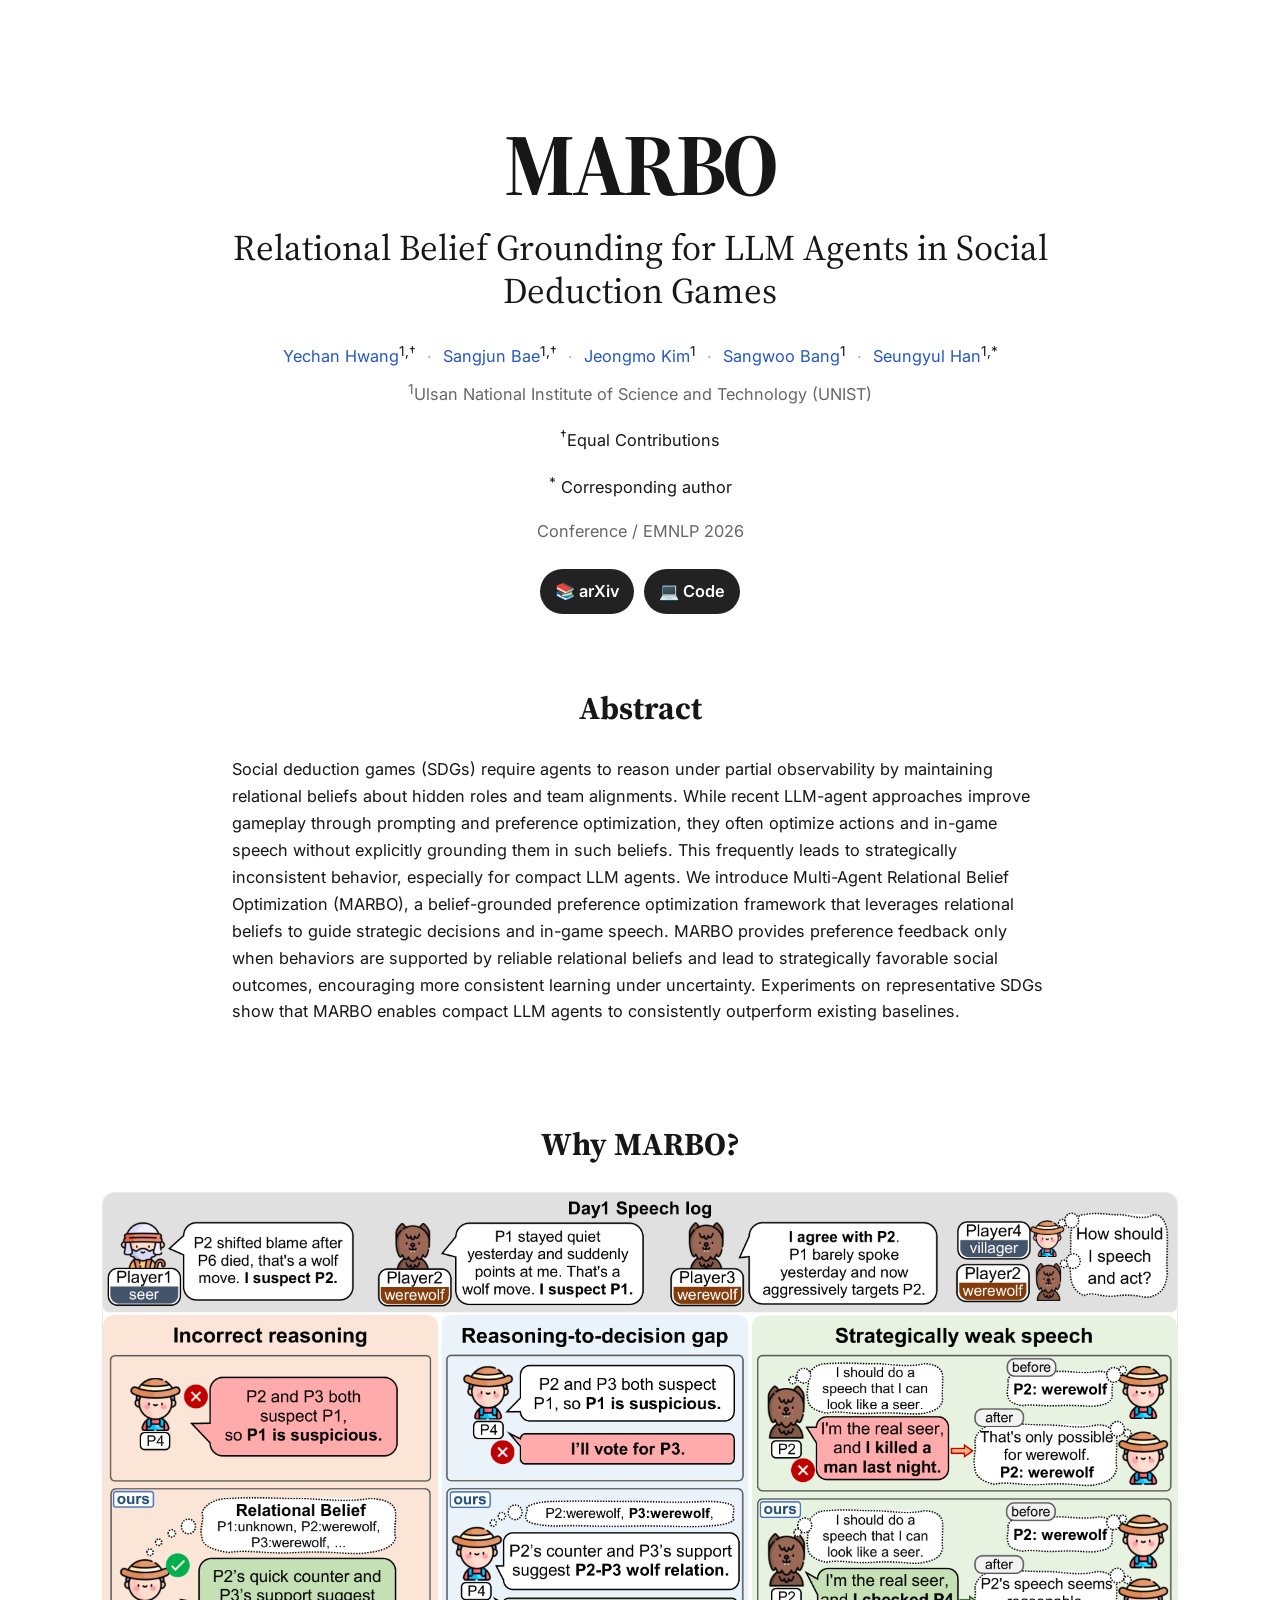
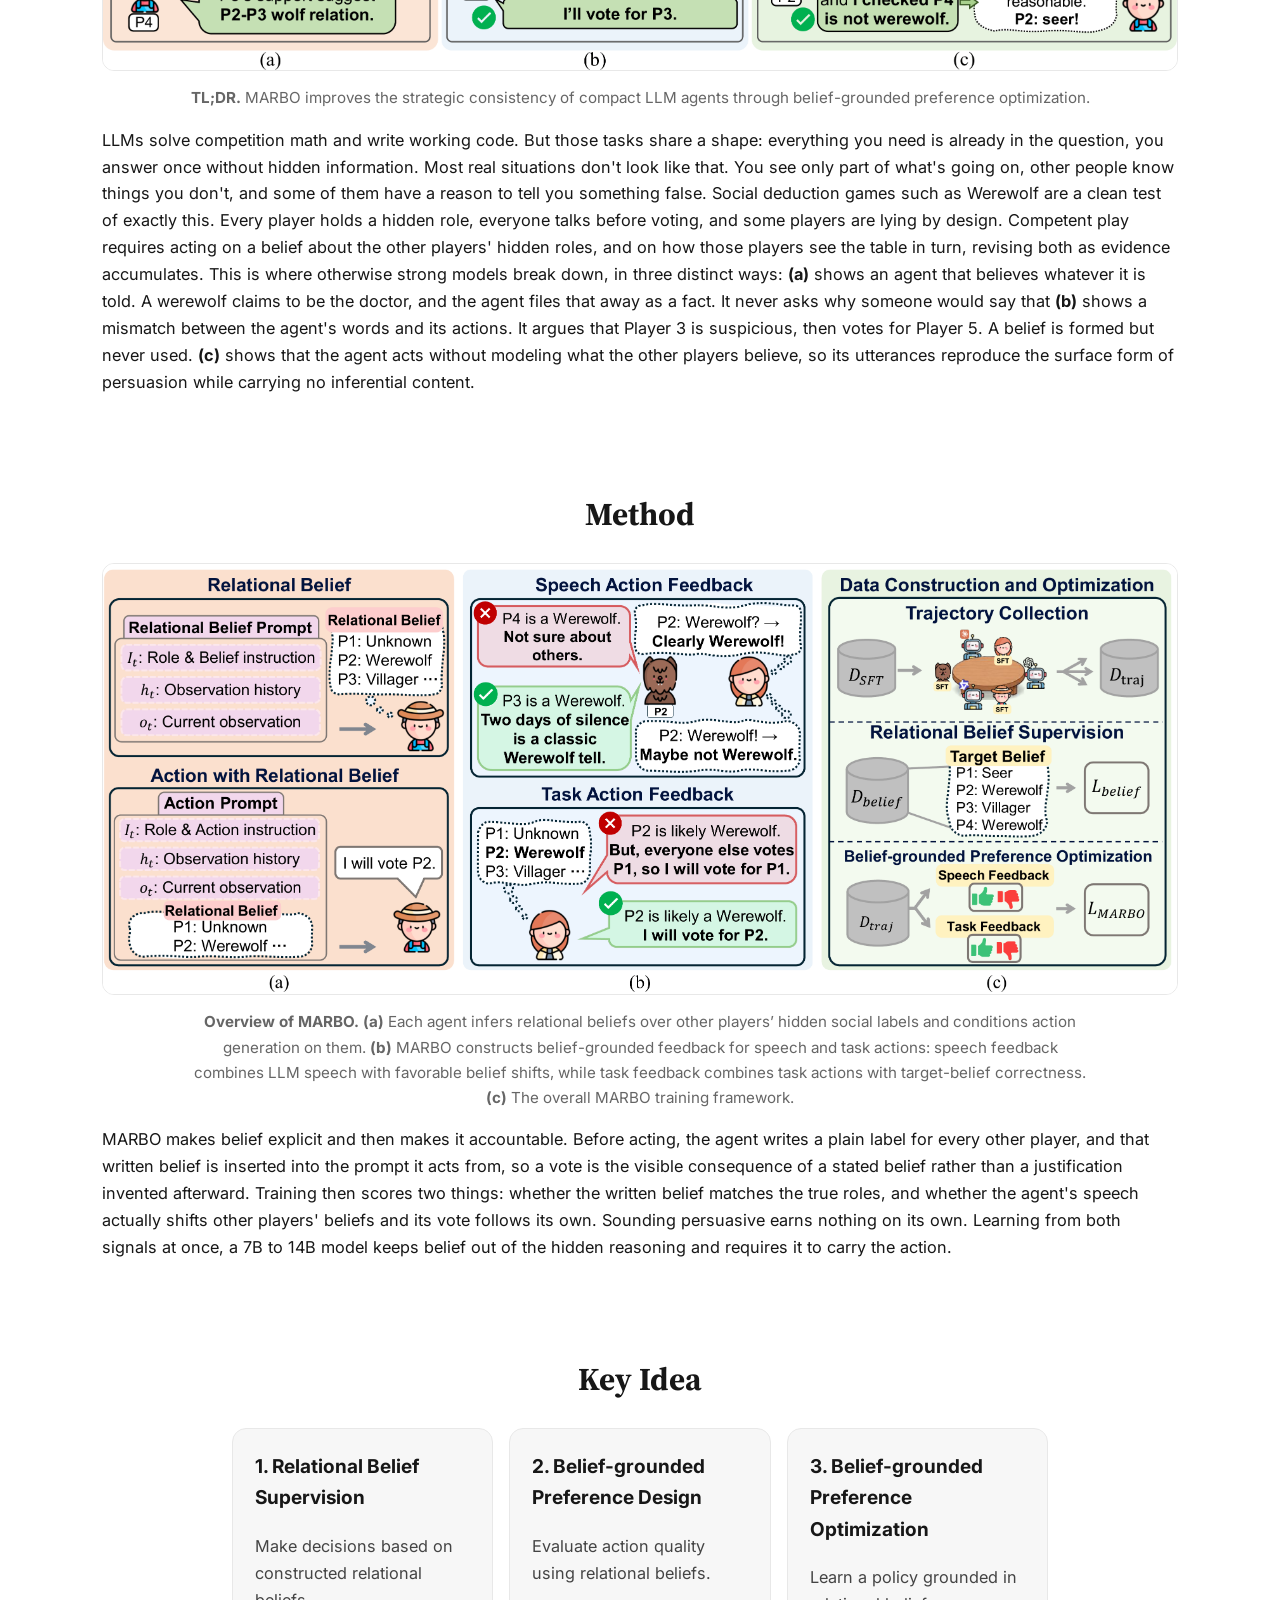
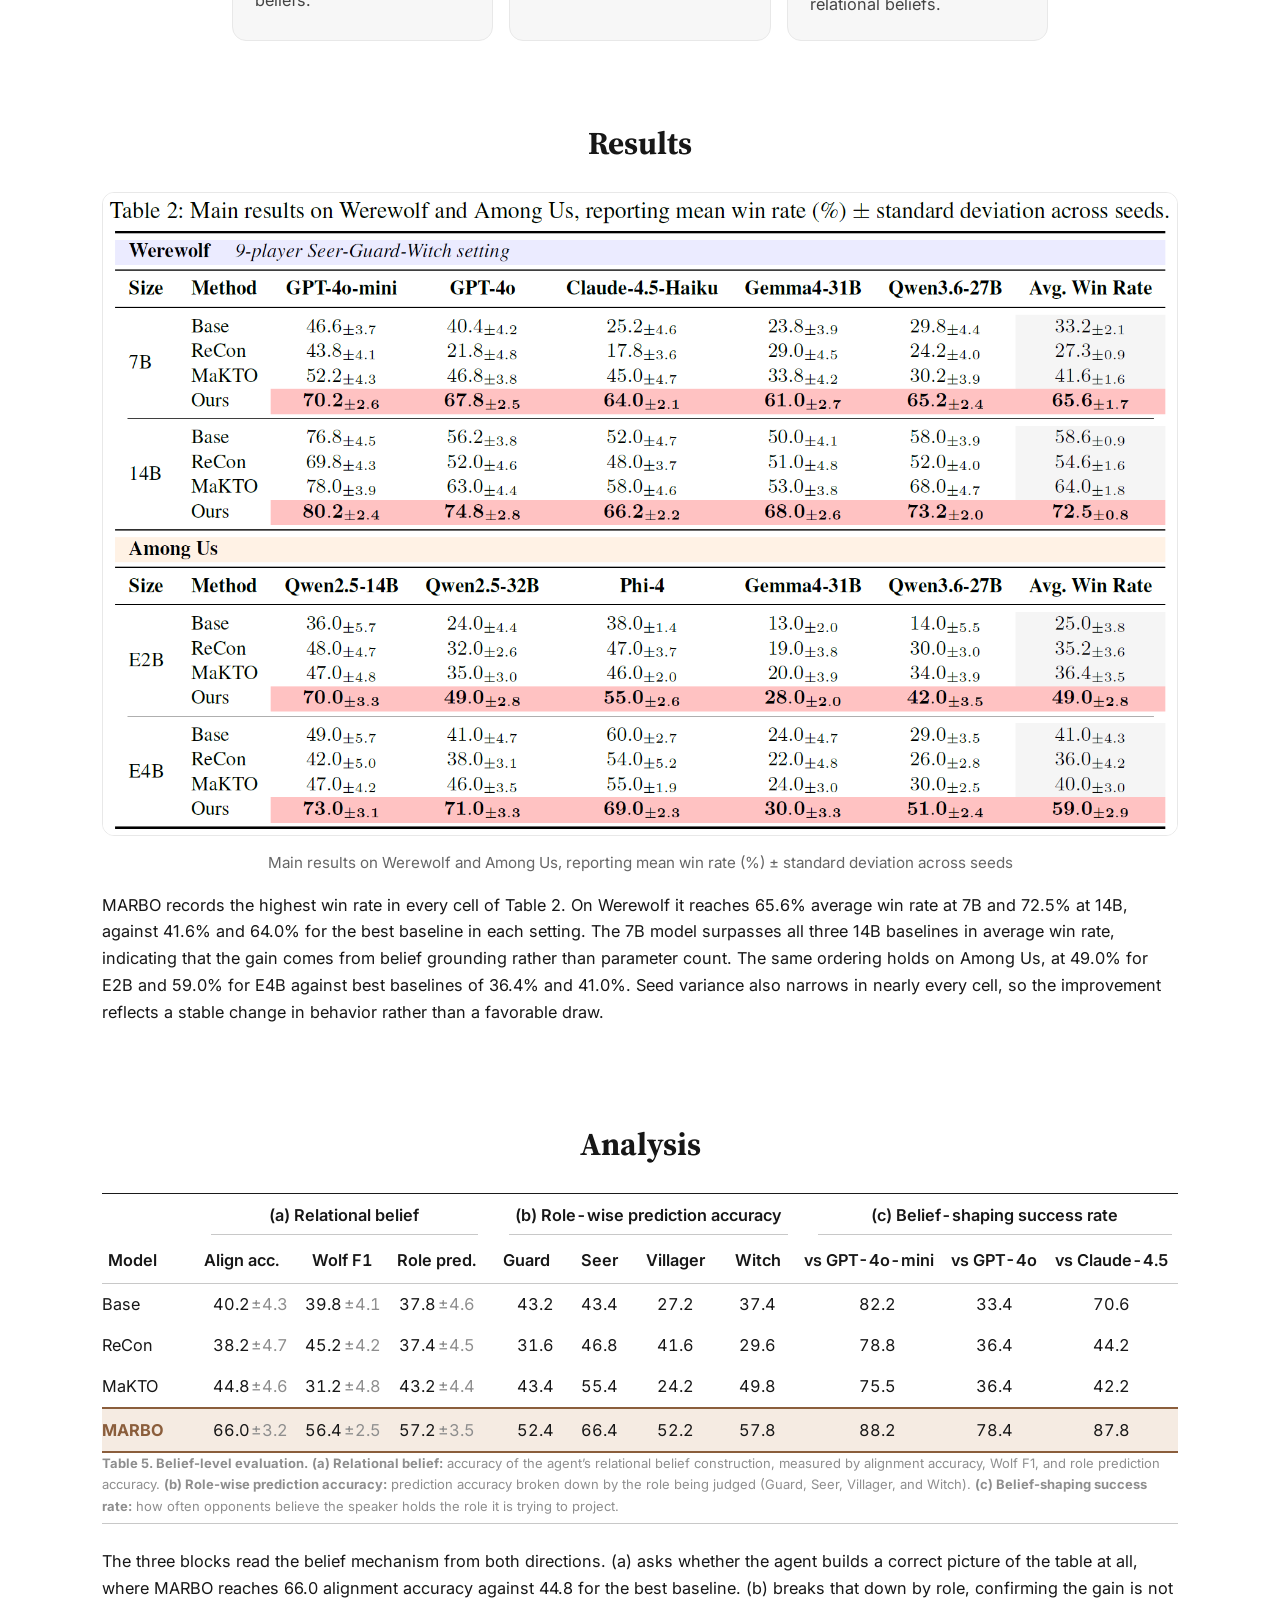
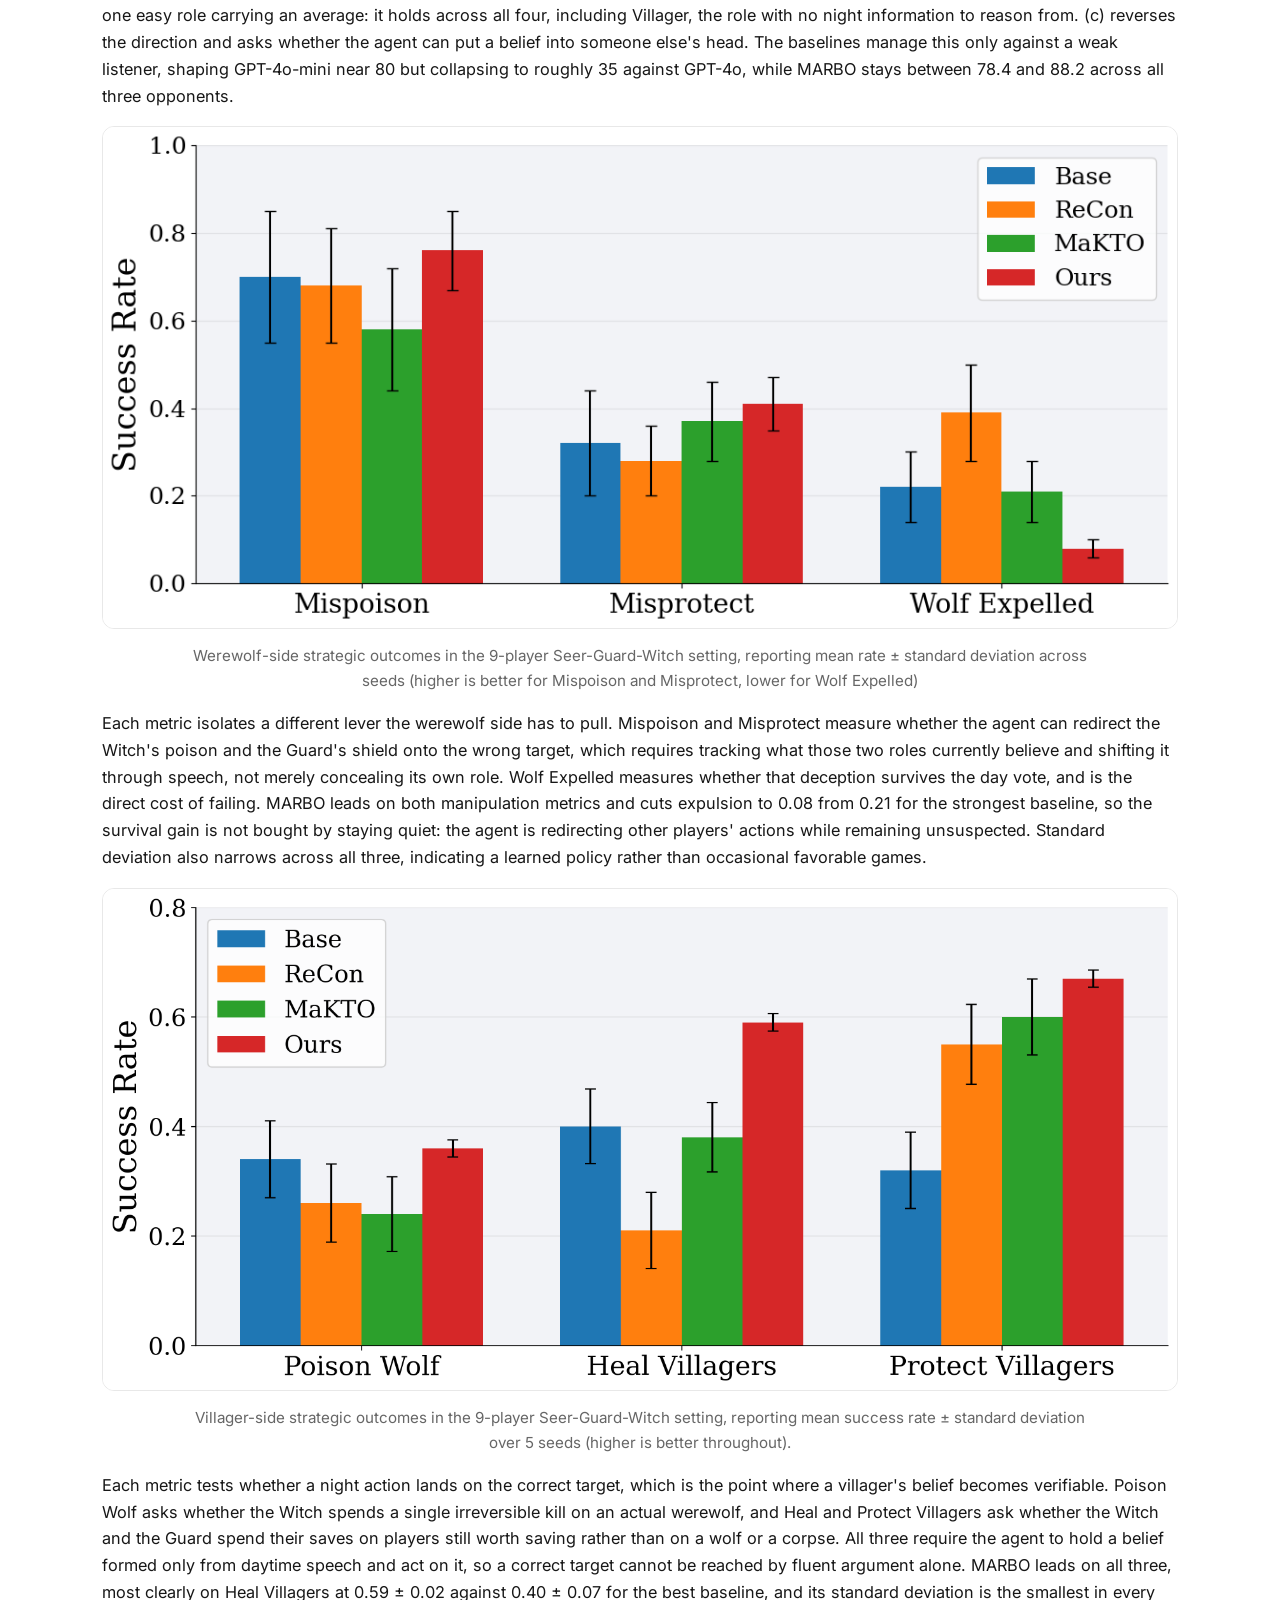
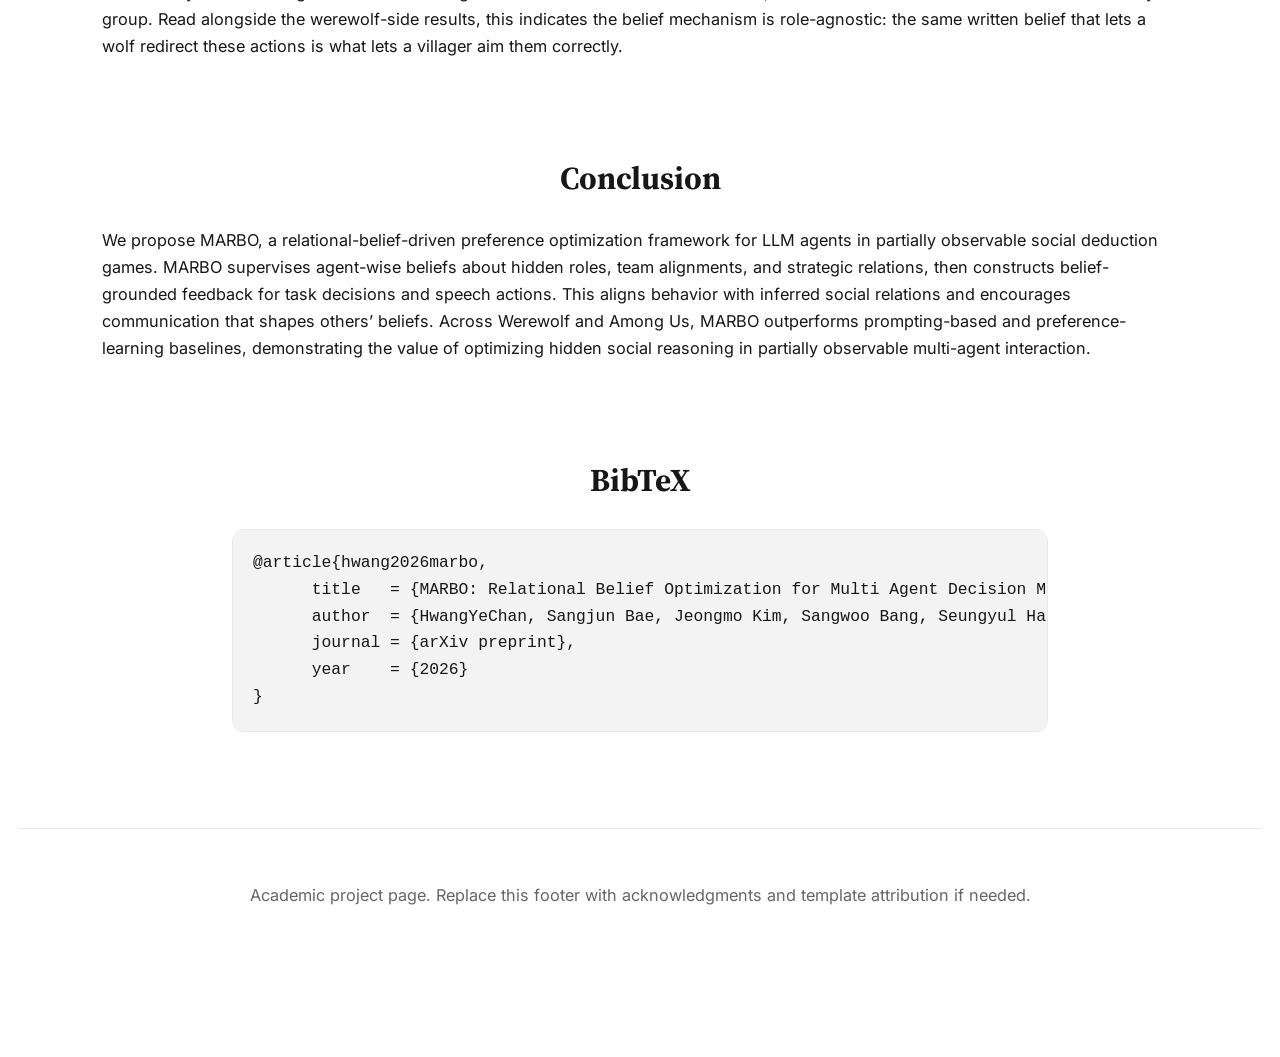
<file: index.html>
<!DOCTYPE html>
<html lang="en">
<head>
  <meta charset="utf-8">
  <meta name="viewport" content="width=device-width, initial-scale=1">

  <!-- TODO: Replace title and description -->
  <title>MARBO | Project Page</title>
  <meta name="description" content="Project page for MARBO, a research paper on relational belief modeling for multi agent decision making.">

  <!-- Social preview -->
  <meta property="og:title" content="MARBO">
  <meta property="og:description" content="Relational belief modeling for multi agent decision making.">
  <meta property="og:image" content="static/images/teaser.svg">

  <link rel="preconnect" href="https://fonts.googleapis.com">
  <link rel="preconnect" href="https://fonts.gstatic.com" crossorigin>
  <link href="https://fonts.googleapis.com/css2?family=Inter:wght@400;500;600;700&family=Source+Serif+4:wght@500;600&display=swap" rel="stylesheet">
  <link rel="stylesheet" href="static/css/index.css">
</head>
<body>
  <main>
    <section class="hero">
      <div class="container narrow center">
        <!-- TODO: Replace paper title -->
        <h1>MARBO</h1>
        <p class="subtitle">Relational Belief Grounding for LLM Agents in Social Deduction Games</p>

        <!-- TODO: Replace authors, links, affiliation -->
        <div class="authors">
          <a href="#">Yechan Hwang</a><sup>1,†</sup>
          <span>·</span>
          <a href="#">Sangjun Bae</a><sup>1,†</sup>
          <span>·</span>
          <a href="#">Jeongmo Kim</a><sup>1</sup>
          <span>·</span>
          <a href="#">Sangwoo Bang</a><sup>1</sup>
          <span>·</span>
          <a href="#">Seungyul Han</a><sup>1,*</sup>
        </div>
        <p class="affiliation"><sup>1</sup>Ulsan National Institute of Science and Technology (UNIST)</p>
        <p class="Firth author"><sup>†</sup>Equal Contributions</p>
        <p class="corresponding-author"><sup>*</sup> Corresponding author</p>
        <p class="venue">Conference / EMNLP 2026</p>

        <div class="buttons">
          <!-- TODO: Replace URLs -->
          <!-- <a class="button" 
          href="#" 
          target="_blank">📄 Paper</a> -->
          <a class="button" 
          href="https://arxiv.org/abs/2609.06563"
          target="_blank" rel="noopener noreferrer">📚 arXiv</a>
          <a class="button" 
          href="https://github.com/PleaseTakemeAway/MARBO" 
          target="_blank">💻 Code</a>
          <!-- <a class="button" href="#" target="_blank">🤗 Dataset</a> -->
        </div>
      </div>
    </section>

    <section>
      <div class="container narrow">
        <h2>Abstract</h2>
        <p>
          Social deduction games (SDGs) require agents to reason under partial observability by maintaining relational beliefs about hidden roles and team alignments.
          While recent LLM-agent approaches improve gameplay through prompting and preference optimization, they often optimize actions and in-game speech without explicitly grounding them in such beliefs. 
          This frequently leads to strategically inconsistent behavior, especially for compact LLM agents. We introduce Multi-Agent Relational Belief Optimization (MARBO), a belief-grounded preference optimization framework that leverages relational beliefs to guide strategic decisions and in-game speech. 
          MARBO provides preference feedback only when behaviors are supported by reliable relational beliefs and lead to strategically favorable social outcomes, encouraging more consistent learning under uncertainty. 
          Experiments on representative SDGs show that MARBO enables compact LLM agents to consistently outperform existing baselines.
        </p>
      </div>
    </section>

    <section>
      <div class="container wide center">
        <h2>Why MARBO? </h2>
        <!-- TODO: Replace teaser.svg with your main figure or teaser image -->
        <img class="hero-image" src="static/images/motive-1.png" alt="Paper teaser figure">
        <p class="caption">
          <strong>TL;DR.</strong> MARBO improves the strategic consistency of compact LLM agents through belief-grounded preference optimization.
        </p>

        <p class="body-copy">
          LLMs solve competition math and write working code. But those tasks share a shape: everything you need is already in the question, you answer once without hidden information.

          Most real situations don't look like that. You see only part of what's going on, other people know things you don't, and some of them have a reason to tell you something false. 

          Social deduction games such as Werewolf are a clean test of exactly this. 
          
          Every player holds a hidden role, everyone talks before voting, and some players are lying by design. 
          
          Competent play requires acting on a belief about the other players' hidden roles, and on how those players see the table in turn, revising both as evidence accumulates.          
          
          This is where otherwise strong models break down, in three distinct ways:

          <strong>(a)</strong>  shows an agent that believes whatever it is told. A werewolf claims to be the doctor, and the agent files that away as a fact. It never asks why someone would say that

          <strong>(b)</strong> shows a mismatch between the agent's words and its actions. It argues that Player 3 is suspicious, then votes for Player 5. A belief is formed but never used.
          
          <strong>(c)</strong> shows that the agent acts without modeling what the other players believe, so its utterances reproduce the surface form of persuasion while carrying no inferential content.
        </p>
      </div>
    </section>

    <section>
      <div class="container wide">
        <h2>Method</h2>
        <!-- TODO: Replace method.svg -->
        <img class="content-image" src="static/images/methods-1.png" alt="Method overview">
          <p class="caption">
            <strong>Overview of MARBO.</strong>
            <strong>(a)</strong> Each agent infers relational beliefs over other players’
            hidden social labels and conditions action generation on them.
            <strong>(b)</strong> MARBO constructs belief-grounded feedback for speech and
            task actions: speech feedback combines LLM speech with favorable belief shifts,
            while task feedback combines task actions with target-belief correctness.
            <strong>(c)</strong> The overall MARBO training framework.
          </p>

        <p class="body-copy">
          MARBO makes belief explicit and then makes it accountable. 
          Before acting, the agent writes a plain label for every other player, and that written belief is inserted into the prompt it acts from, so a vote is the visible consequence of a stated belief rather than a justification invented afterward. 
          Training then scores two things: whether the written belief matches the true roles, and whether the agent's speech actually shifts other players' beliefs and its vote follows its own. 
          Sounding persuasive earns nothing on its own. Learning from both signals at once, a 7B to 14B model keeps belief out of the hidden reasoning and requires it to carry the action.
        </p>
      </div>
    </section>

    <section>
      <div class="container narrow">
        <h2>Key Idea</h2>
        <!-- TODO: Replace these three cards with your actual contributions -->
        <div class="cards">
          <article class="card">
            <h3>1. Relational Belief Supervision</h3>
            <p>Make decisions based on constructed relational beliefs.</p>
          </article>
          <article class="card">
            <h3>2. Belief-grounded Preference Design</h3>
            <p>Evaluate action quality using relational beliefs.</p>
          </article>
          <article class="card">
            <h3>3. Belief-grounded Preference Optimization</h3>
            <p>Learn a policy grounded in relational beliefs.</p>
          </article>
        </div>
      </div>
    </section>

    <section>
      <div class="container wide">
        <h2>Results</h2>
        <!-- TODO: Replace results.svg with your main result table or plot -->
        <img class="content-image" src="static/images/Results.png" alt="Main experimental results">
        <p class="caption">Main results on Werewolf and Among Us, reporting mean win rate (%) ± standard deviation across seeds</p>
        
        <p class="body-copy">
          MARBO records the highest win rate in every cell of Table 2. 
          On Werewolf it reaches 65.6% average win rate at 7B and 72.5% at 14B, against 41.6% and 64.0% for the best baseline in each setting. 
          The 7B model surpasses all three 14B baselines in average win rate, indicating that the gain comes from belief grounding rather than parameter count. 
          The same ordering holds on Among Us, at 49.0% for E2B and 59.0% for E4B against best baselines of 36.4% and 41.0%. 
          Seed variance also narrows in nearly every cell, so the improvement reflects a stable change in behavior rather than a favorable draw.
        </p>
      </div>
    </section>

    <section>
      <div class="container wide">
        <h2>Analysis</h2>

            <!-- ==================== C ==================== -->

              <figure class="belief-evaluation">
              <div class="scroll">
              <table>
                <thead>
                  <tr>
                    <td class="grp-blank"></td>
                    <th colspan="3" class="grp gsep"><span>(a) Relational belief</span></th>
                    <th colspan="4" class="grp gsep blk-b"><span>(b) Role-wise prediction accuracy</span></th>
                    <th colspan="3" class="grp gsep"><span>(c) Belief-shaping success rate</span></th>
                  </tr>
                  <tr class="cols">
                    <th scope="col">Model</th>
                    <th scope="col" class="gsep">Align acc.</th><th scope="col">Wolf F1</th><th scope="col">Role pred.</th>
                    <th scope="col" class="gsep blk-b">Guard</th><th scope="col" class="blk-b">Seer</th><th scope="col" class="blk-b">Villager</th><th scope="col" class="blk-b">Witch</th>
                    <th scope="col" class="gsep">vs GPT-4o-mini</th><th scope="col">vs GPT-4o</th><th scope="col">vs Claude-4.5</th>
                  </tr>
                </thead>
                <tbody>
                  <tr><th scope="row">Base</th>
                    <td class="gsep">40.2<span class="sd">±4.3</span></td><td>39.8<span class="sd">±4.1</span></td><td>37.8<span class="sd">±4.6</span></td>
                    <td class="gsep blk-b">43.2</td><td class="blk-b">43.4</td><td class="blk-b">27.2</td><td class="blk-b">37.4</td>
                    <td class="gsep">82.2</td><td>33.4</td><td>70.6</td></tr>
                  <tr><th scope="row">ReCon</th>
                    <td class="gsep">38.2<span class="sd">±4.7</span></td><td>45.2<span class="sd">±4.2</span></td><td>37.4<span class="sd">±4.5</span></td>
                    <td class="gsep blk-b">31.6</td><td class="blk-b">46.8</td><td class="blk-b">41.6</td><td class="blk-b">29.6</td>
                    <td class="gsep">78.8</td><td>36.4</td><td>44.2</td></tr>
                  <tr><th scope="row">MaKTO</th>
                    <td class="gsep">44.8<span class="sd">±4.6</span></td><td>31.2<span class="sd">±4.8</span></td><td>43.2<span class="sd">±4.4</span></td>
                    <td class="gsep blk-b">43.4</td><td class="blk-b">55.4</td><td class="blk-b">24.2</td><td class="blk-b">49.8</td>
                    <td class="gsep">75.5</td><td>36.4</td><td>42.2</td></tr>
                  <tr class="marbo-row"><th scope="row">MARBO</th>
                    <td class="gsep">66.0<span class="sd">±3.2</span></td><td>56.4<span class="sd">±2.5</span></td><td>57.2<span class="sd">±3.5</span></td>
                    <td class="gsep blk-b">52.4</td><td class="blk-b">66.4</td><td class="blk-b">52.2</td><td class="blk-b">57.8</td>
                    <td class="gsep">88.2</td><td>78.4</td><td>87.8</td></tr>
                </tbody>
              </table>
              </div>              
            </figure>
              <figcaption class="variant-label">
                <strong>Table 5. Belief-level evaluation.</strong>
                <strong>(a) Relational belief:</strong>
                accuracy of the agent’s relational belief construction, measured by
                alignment accuracy, Wolf F1, and role prediction accuracy.
                <strong>(b) Role-wise prediction accuracy:</strong>
                prediction accuracy broken down by the role being judged
                (Guard, Seer, Villager, and Witch).
                <strong>(c) Belief-shaping success rate:</strong>
                how often opponents believe the speaker holds the role it is trying
                to project.
                <span class="marbo-legend">
                  <span class="marbo-line" aria-hidden="true"></span>
                </span>
              </figcaption>
            <p class="body-copy">
                The three blocks read the belief mechanism from both directions. 
                (a) asks whether the agent builds a correct picture of the table at all, where MARBO reaches 66.0 alignment accuracy against 44.8 for the best baseline. 
                (b) breaks that down by role, confirming the gain is not one easy role carrying an average: it holds across all four, including Villager, the role with no night information to reason from. 
                (c) reverses the direction and asks whether the agent can put a belief into someone else's head. The baselines manage this only against a weak listener, shaping GPT-4o-mini near 80 but collapsing to roughly 35 against GPT-4o, while MARBO stays between 78.4 and 88.2 across all three opponents. 
            </p>

          <img class="content-image" src="static/images/Mislead_std_2.png" alt="Analysis for Relational Belief construction capability">
          <p class="caption"> Werewolf-side strategic outcomes in the 9-player Seer-Guard-Witch setting, reporting mean rate ± standard deviation across seeds (higher is better for Mispoison and Misprotect, lower for Wolf Expelled) </p>
          <p class="body-copy">
            Each metric isolates a different lever the werewolf side has to pull. 
            Mispoison and Misprotect measure whether the agent can redirect the Witch's poison and the Guard's shield onto the wrong target, which requires tracking what those two roles currently believe and shifting it through speech, not merely concealing its own role. 
            Wolf Expelled measures whether that deception survives the day vote, and is the direct cost of failing. 
            MARBO leads on both manipulation metrics and cuts expulsion to 0.08 from 0.21 for the strongest baseline, so the survival gain is not bought by staying quiet: the agent is redirecting other players' actions while remaining unsuspected. 
            Standard deviation also narrows across all three, indicating a learned policy rather than occasional favorable games.
          </p>

          <img class="content-image" src="static/images/lead_5seeds.png" alt="Analysis for Relational Belief construction capability">
          <p class="caption"> Villager-side strategic outcomes in the 9-player Seer-Guard-Witch setting, reporting mean success rate ± standard deviation over 5 seeds (higher is better throughout). </p>
          <p class="body-copy">
            Each metric tests whether a night action lands on the correct target, which is the point where a villager's belief becomes verifiable. 
            Poison Wolf asks whether the Witch spends a single irreversible kill on an actual werewolf, and Heal and Protect Villagers ask whether the Witch and the Guard spend their saves on players still worth saving rather than on a wolf or a corpse. 
            All three require the agent to hold a belief formed only from daytime speech and act on it, so a correct target cannot be reached by fluent argument alone. MARBO leads on all three, most clearly on Heal Villagers at 0.59 ± 0.02 against 0.40 ± 0.07 for the best baseline, and its standard deviation is the smallest in every group. 
            Read alongside the werewolf-side results, this indicates the belief mechanism is role-agnostic: the same written belief that lets a wolf redirect these actions is what lets a villager aim them correctly.
          </p>
      </div>  
    </section>


    <section>
      <div class="container wide">
        <h2>Conclusion</h2>
        
        <p class="body-copy">
          We propose MARBO, a relational-belief-driven preference optimization framework for LLM agents in partially observable social deduction games. 
          MARBO supervises agent-wise beliefs about hidden roles, team alignments, and strategic relations, then constructs belief-grounded feedback for task decisions and speech actions. 
          This aligns behavior with inferred social relations and encourages communication that shapes others’ beliefs.
          Across Werewolf and Among Us, MARBO outperforms prompting-based and preference-learning baselines, demonstrating the value of optimizing hidden social reasoning in partially observable multi-agent interaction.
        </p>

      </div>
    </section>

    <section>
      <div class="container narrow">
        <h2>BibTeX</h2>
        <!-- TODO: Replace citation -->
        <pre><code>@article{hwang2026marbo,
      title   = {MARBO: Relational Belief Optimization for Multi Agent Decision Making},
      author  = {HwangYeChan, Sangjun Bae, Jeongmo Kim, Sangwoo Bang, Seungyul Han},
      journal = {arXiv preprint},
      year    = {2026}
}</code></pre>
      </div>
    </section>
  </main>

  <footer>
    <div class="container narrow center">
      <p>Academic project page. Replace this footer with acknowledgments and template attribution if needed.</p>
    </div>
  </footer>
</body>
</html>
</file>
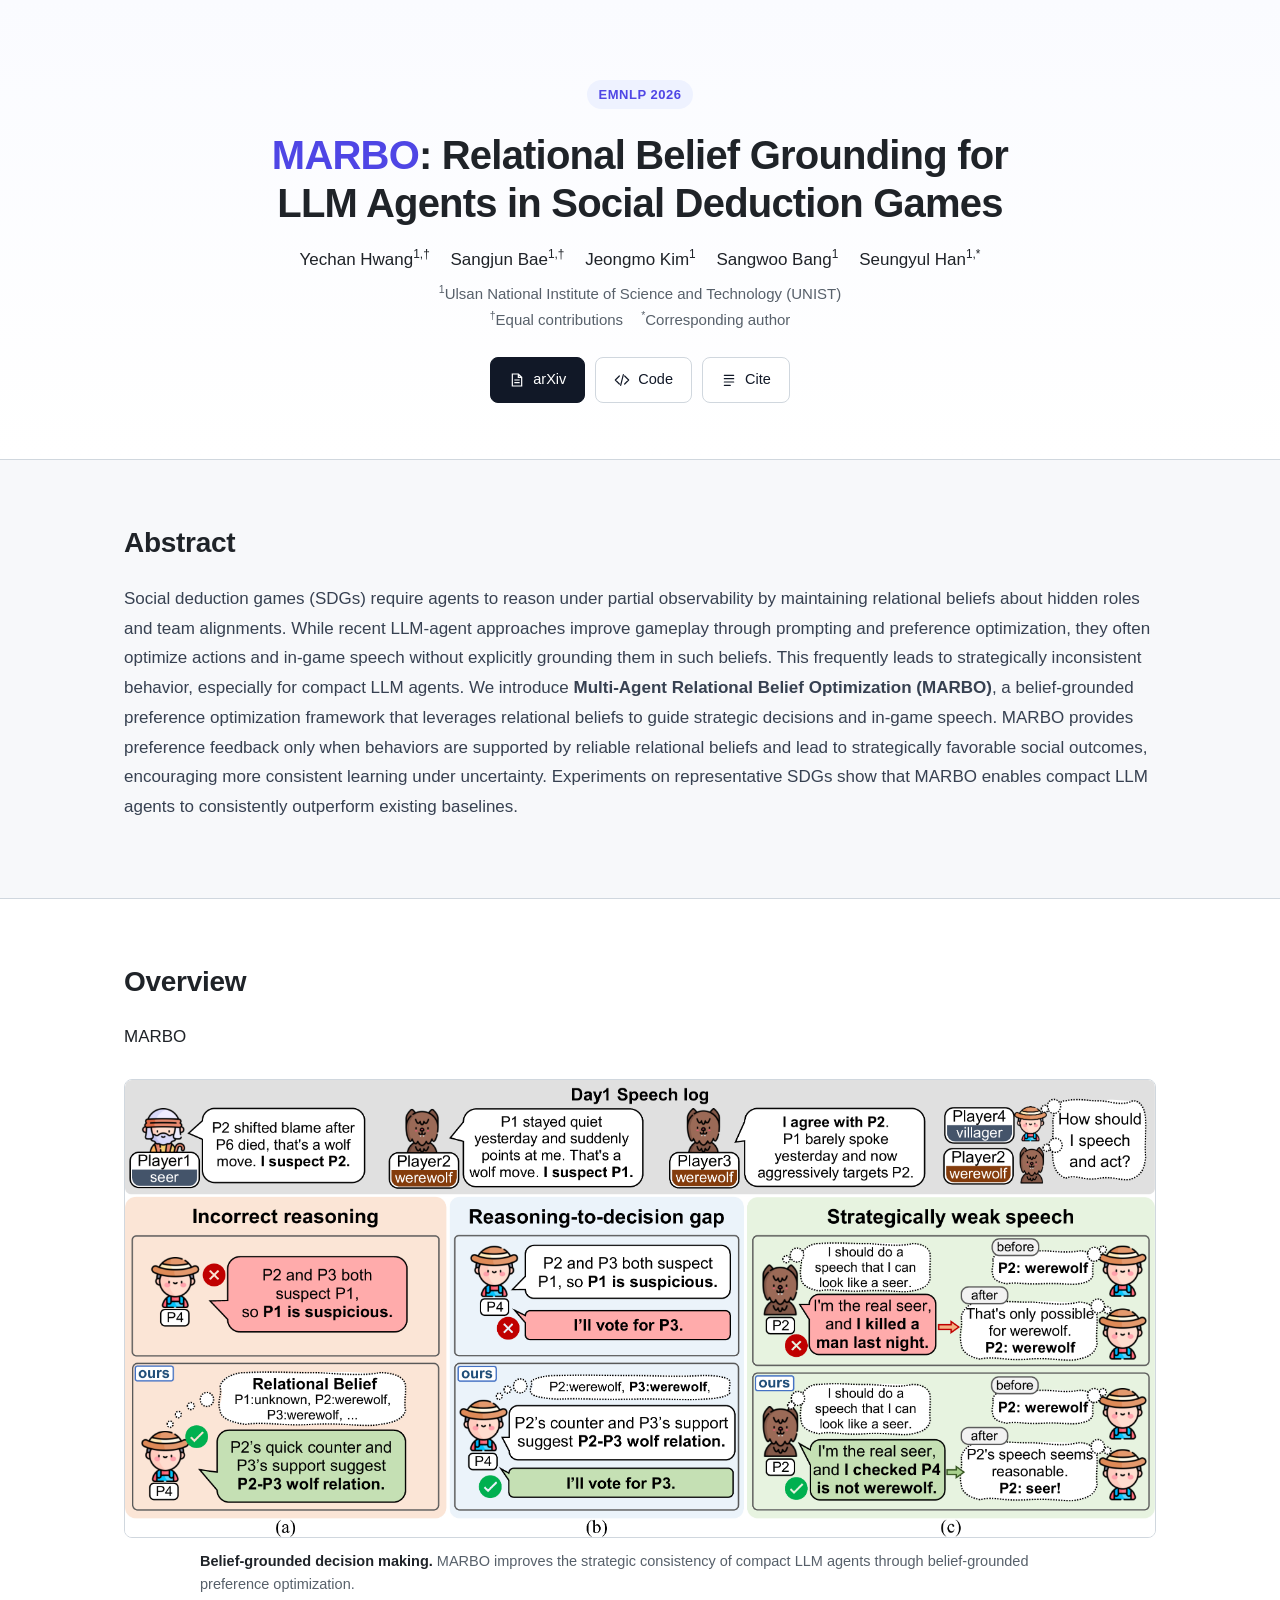
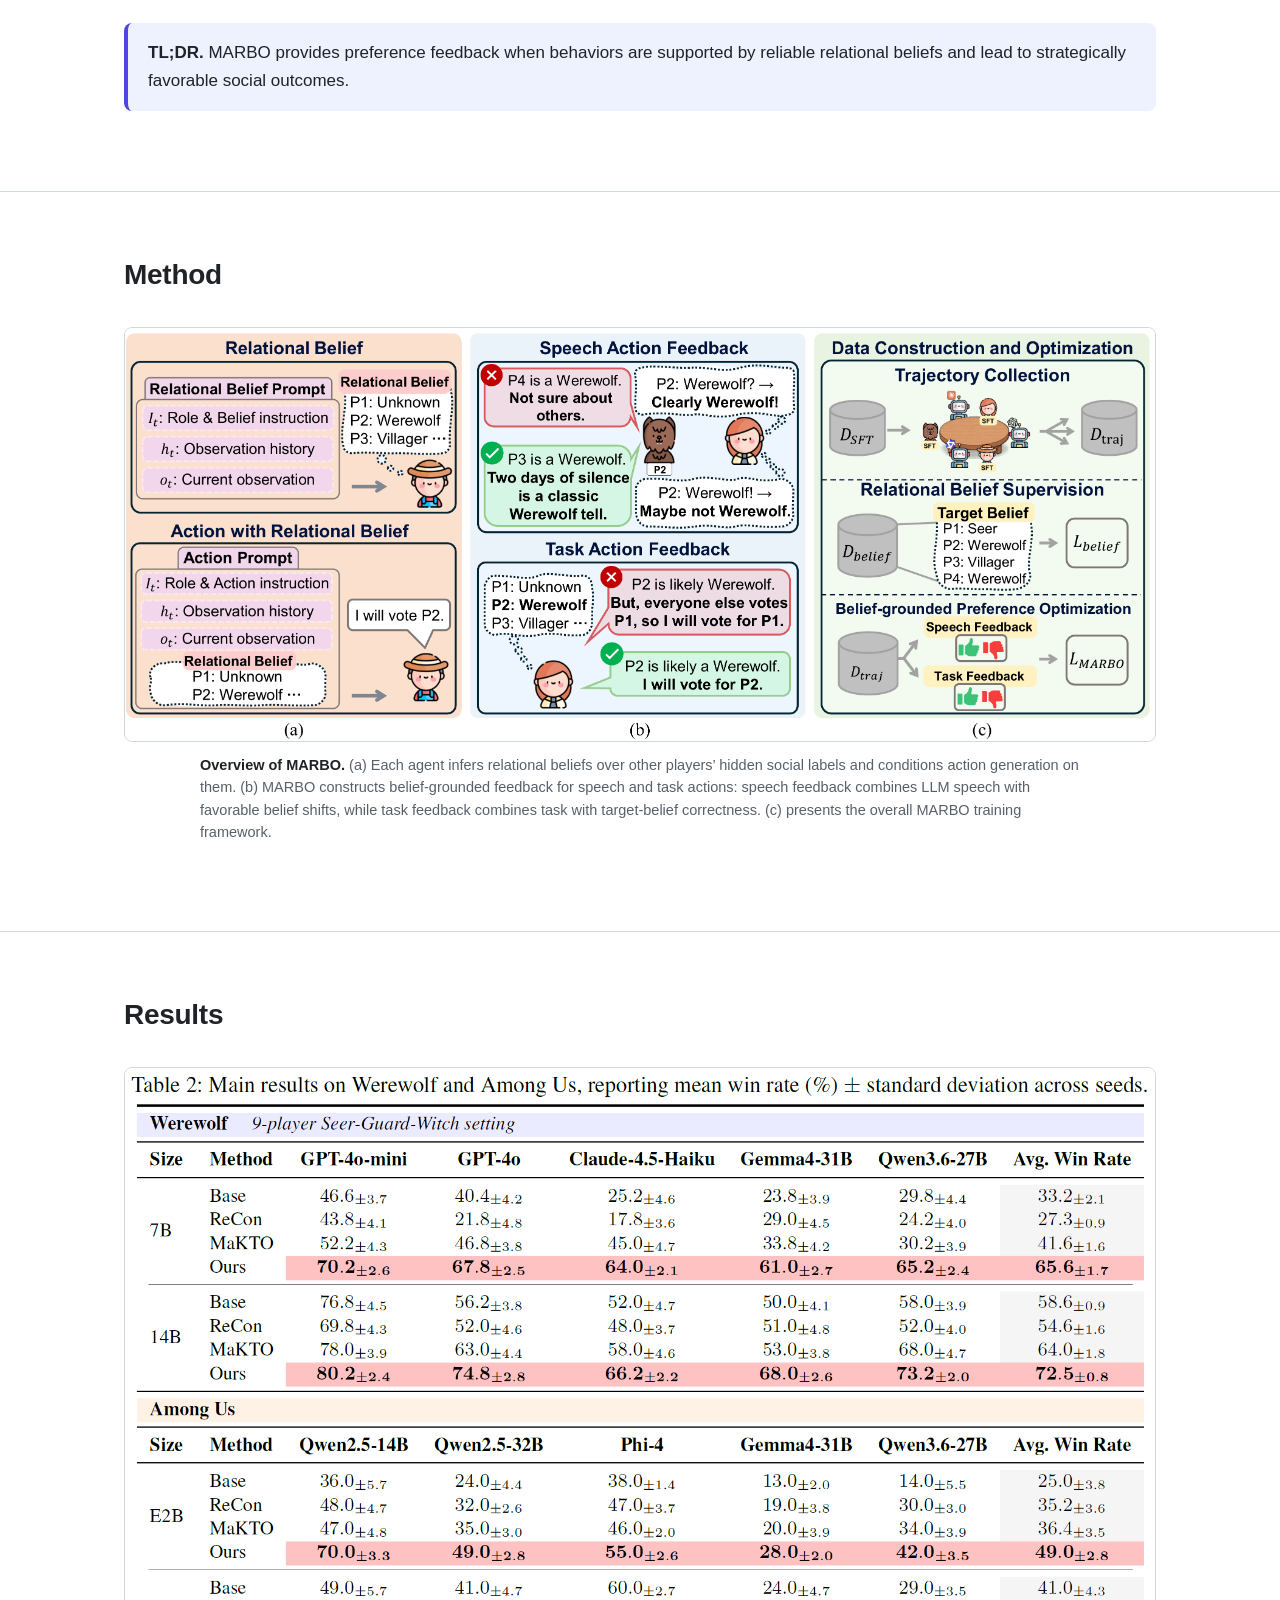
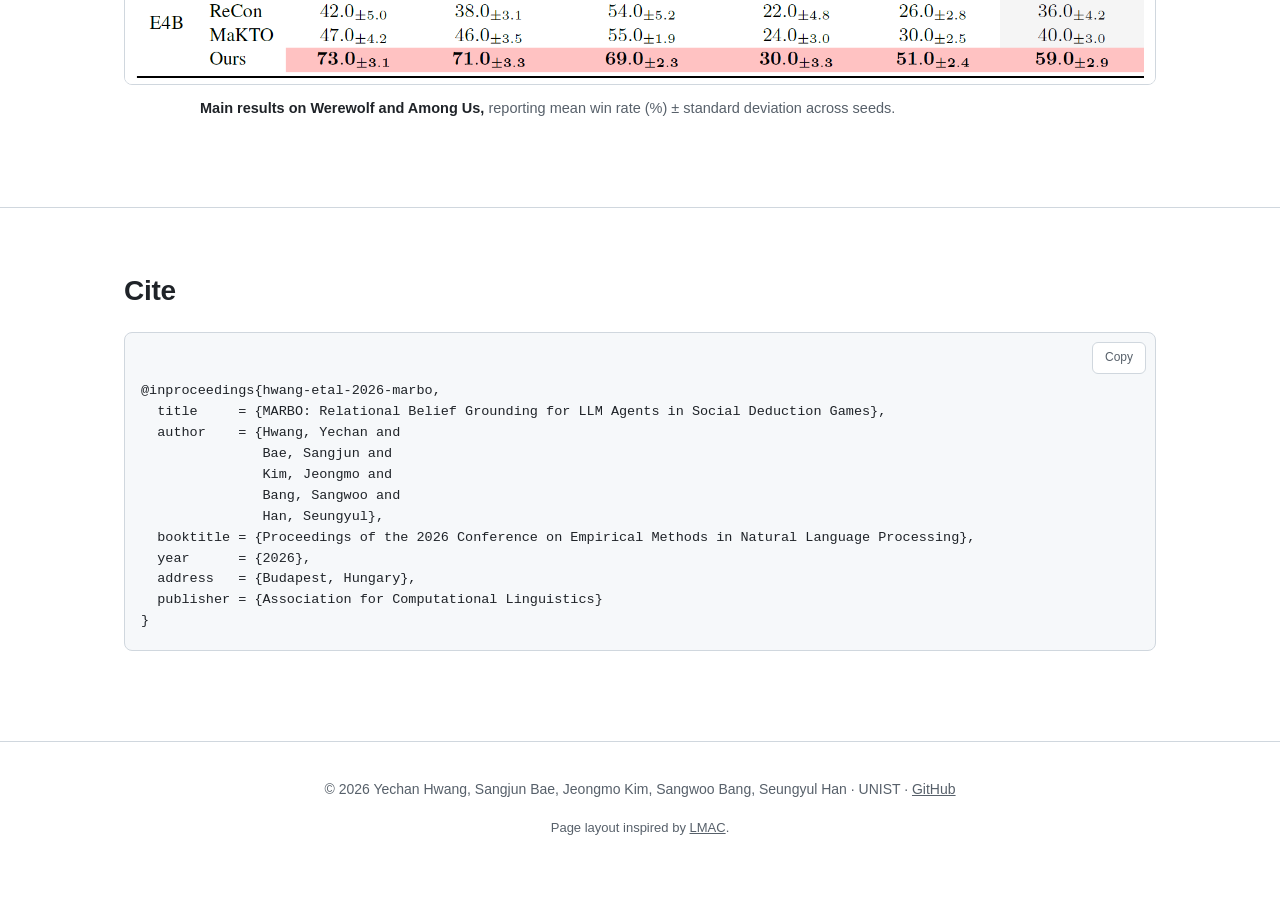
<file: docs/index.html>
<!DOCTYPE html>
<html lang="en">
<head>
  <meta charset="utf-8">
  <meta name="viewport" content="width=device-width, initial-scale=1">
  <title>MARBO: Relational Belief Grounding for LLM Agents in Social Deduction Games</title>
  <meta name="description" content="MARBO grounds strategic decisions and in-game speech in relational beliefs for compact LLM agents in social deduction games.">
  <meta property="og:title" content="MARBO: Relational Belief Grounding for LLM Agents in Social Deduction Games">
  <meta property="og:description" content="Belief-grounded preference optimization for compact LLM agents in social deduction games.">
  <meta property="og:image" content="images/motive-1.png">
  <meta name="twitter:card" content="summary_large_image">
  <link rel="stylesheet" href="css/index.css">
</head>
<body>
  <header class="hero">
    <div class="container">
      <span class="venue-tag">EMNLP 2026</span>
      <h1 class="title"><span class="acronym">MARBO</span>: Relational Belief Grounding for<br class="title-break"> LLM Agents in Social Deduction Games</h1>

      <div class="authors">
        <span class="author">Yechan Hwang<sup>1,&dagger;</sup></span>
        <span class="author">Sangjun Bae<sup>1,&dagger;</sup></span>
        <span class="author">Jeongmo Kim<sup>1</sup></span>
        <span class="author">Sangwoo Bang<sup>1</sup></span>
        <span class="author">Seungyul Han<sup>1,*</sup></span>
      </div>
      <div class="affiliation">
        <p><sup>1</sup>Ulsan National Institute of Science and Technology (UNIST)</p>
        <p class="author-notes"><span><sup>&dagger;</sup>Equal contributions</span><span><sup>*</sup>Corresponding author</span></p>
      </div>

      <nav class="button-row" aria-label="Paper resources">
        <a class="btn" href="https://arxiv.org/abs/2609.06563" target="_blank" rel="noopener noreferrer">
          <svg viewBox="0 0 24 24" fill="none" stroke="currentColor" stroke-width="1.8" aria-hidden="true"><path d="M14 3H5v18h14V8l-5-5Z M14 3v5h5 M8 12h8 M8 16h8"/></svg>
          arXiv
        </a>
        <a class="btn outline" href="https://github.com/PleaseTakemeAway/MARBO" target="_blank" rel="noopener noreferrer">
          <svg viewBox="0 0 24 24" fill="none" stroke="currentColor" stroke-width="1.8" stroke-linecap="round" stroke-linejoin="round" aria-hidden="true"><path d="m8 6-6 6 6 6m8-12 6 6-6 6M14 4l-4 16"/></svg>
          Code
        </a>
        <a class="btn outline" href="#bibtex">
          <svg viewBox="0 0 24 24" fill="none" stroke="currentColor" stroke-width="1.8" stroke-linecap="round" aria-hidden="true"><path d="M5 5h14M5 10h14M5 15h14M5 20h9"/></svg>
          Cite
        </a>
      </nav>
    </div>
  </header>

  <main>
    <section class="abstract" id="abstract" aria-labelledby="abstract-title">
      <div class="container">
        <h2 id="abstract-title">Abstract</h2>
        <p>
          Social deduction games (SDGs) require agents to reason under partial observability by maintaining relational beliefs about hidden roles and team alignments.
          While recent LLM-agent approaches improve gameplay through prompting and preference optimization, they often optimize actions and in-game speech without explicitly grounding them in such beliefs.
          This frequently leads to strategically inconsistent behavior, especially for compact LLM agents. We introduce <strong>Multi-Agent Relational Belief Optimization (MARBO)</strong>, a belief-grounded preference optimization framework that leverages relational beliefs to guide strategic decisions and in-game speech.
          MARBO provides preference feedback only when behaviors are supported by reliable relational beliefs and lead to strategically favorable social outcomes, encouraging more consistent learning under uncertainty.
          Experiments on representative SDGs show that MARBO enables compact LLM agents to consistently outperform existing baselines.
        </p>
      </div>
    </section>

    <section id="overview" aria-labelledby="overview-title">
      <div class="container">
        <h2 id="overview-title">Overview</h2>
        <p>MARBO </p>
        <figure>
          <img src="images/motive-1.png" alt="Motivation for grounding LLM agents in relational beliefs in social deduction games" decoding="async">
          <figcaption><strong>Belief-grounded decision making.</strong> MARBO improves the strategic consistency of compact LLM agents through belief-grounded preference optimization.</figcaption>
        </figure>
        <div class="highlight-box">
          <p><strong>TL;DR.</strong> MARBO provides preference feedback when behaviors are supported by reliable relational beliefs and lead to strategically favorable social outcomes.</p>
        </div>
      </div>
    </section>

    <section id="method" aria-labelledby="method-title">
      <div class="container">
        <h2 id="method-title">Method</h2>
        <figure>
          <img src="images/methods-1.png" alt="MARBO method: relational belief inference, belief-grounded feedback, and the training framework" loading="lazy" decoding="async">
          <figcaption><strong>Overview of MARBO.</strong> (a) Each agent infers relational beliefs over other players&rsquo; hidden social labels and conditions action generation on them. (b) MARBO constructs belief-grounded feedback for speech and task actions: speech feedback combines LLM speech with favorable belief shifts, while task feedback combines task with target-belief correctness. (c) presents the overall MARBO training framework.</figcaption>
        </figure>
      </div>
    </section>

    <section id="results" aria-labelledby="results-title">
      <div class="container">
        <h2 id="results-title">Results</h2>
        <figure>
          <img src="images/Results.png" alt="Main experimental results on Werewolf and Among Us" loading="lazy" decoding="async">
          <figcaption><strong>Main results on Werewolf and Among Us,</strong> reporting mean win rate (%) &plusmn; standard deviation across seeds.</figcaption>
        </figure>
      </div>
    </section>

    <section id="bibtex" aria-labelledby="bibtex-title">
      <div class="container">
        <h2 id="bibtex-title">Cite</h2>
        <div class="bibtex">
          <button class="copy-btn" type="button" aria-label="Copy BibTeX citation" hidden>Copy</button>
          <pre tabindex="0" aria-label="BibTeX citation"><code id="bibtex-block">@inproceedings{hwang-etal-2026-marbo,
  title     = {MARBO: Relational Belief Grounding for LLM Agents in Social Deduction Games},
  author    = {Hwang, Yechan and
               Bae, Sangjun and
               Kim, Jeongmo and
               Bang, Sangwoo and
               Han, Seungyul},
  booktitle = {Proceedings of the 2026 Conference on Empirical Methods in Natural Language Processing},
  year      = {2026},
  address   = {Budapest, Hungary},
  publisher = {Association for Computational Linguistics}
}</code></pre>
        </div>
        <p class="copy-status" role="status" aria-live="polite"></p>
      </div>
    </section>
  </main>

  <footer>
    <div class="container">
      <p>&copy; 2026 Yechan Hwang, Sangjun Bae, Jeongmo Kim, Sangwoo Bang, Seungyul Han &middot; UNIST &middot; <a href="https://github.com/PleaseTakemeAway/MARBO" target="_blank" rel="noopener noreferrer">GitHub</a></p>
      <p class="template-credit">Page layout inspired by <a href="https://saaangjun.github.io/LMAC/" target="_blank" rel="noopener noreferrer">LMAC</a>.</p>
    </div>
  </footer>

  <script>
    const copyButton = document.querySelector('.copy-btn');
    const citation = document.getElementById('bibtex-block');
    const copyStatus = document.querySelector('.copy-status');
    copyButton.hidden = false;
    let resetCopyLabel;

    copyButton.addEventListener('click', async () => {
      clearTimeout(resetCopyLabel);
      try {
        await navigator.clipboard.writeText(citation.textContent);
        copyButton.textContent = 'Copied!';
        copyStatus.textContent = 'BibTeX copied to clipboard.';
      } catch {
        const selection = window.getSelection();
        const range = document.createRange();
        range.selectNodeContents(citation);
        selection.removeAllRanges();
        selection.addRange(range);
        copyButton.textContent = 'Copy';
        copyStatus.textContent = 'Citation selected. Press Ctrl+C (Windows) or Command+C (Mac) to copy.';
      }
      resetCopyLabel = setTimeout(() => { copyButton.textContent = 'Copy'; }, 2000);
    });
  </script>
</body>
</html>
</file>
<file: static/css/index.css>
/* ============ shared: tokens + booktabs ============ */
:root {
  --body-font-size: 1.02rem;
  --figure-width: 1076px;
  --text: #171717;
  --muted: #666;
  --line: #e8e8e8;
  --surface: #f7f7f7;
  --link: #2457c5;
  --ink: #1a1a1a;
  --ink-soft: #5c5c5c;
  --ink-faint: #8e8e8e;
  --rule: #1a1a1a;
  --rule-thin: #c8c8c8;
  --marbo: #b3241f;
  --marbo-wash: #f9ecea;
  --panel: #f4f2ee;
  --page: #ffffff;
}

@media (prefers-color-scheme: dark) {
  :root {
    --ink: #e8e6e3; --ink-soft: #a09c97; --ink-faint: #6f6b66;
    --rule: #e8e6e3; --rule-thin: #4a4744;
    --marbo: #ff8a80; --marbo-wash: #2c1d1c;
    --panel: #1e1d18; --page: #16150f;
  }
}
 
body {
  background: var(--page); color: var(--ink);
  font-family: "Charter", "Source Serif 4", Georgia, serif;
  line-height: 1.55; margin: 0; padding: 3rem 1.25rem 6rem;
}
.tbl-wide { max-width: 68rem; margin: 0 auto 5rem; }
.variant-label {
  font-size: .8125rem; color: var(--ink-faint);
  border-bottom: 1px solid var(--rule-thin);
  padding-bottom: .4rem; margin-bottom: 1.5rem;
}
.tbl-caption { font-size: .875rem; color: var(--ink-soft); margin: 0 0 .8rem; max-width: 46em; }
.tbl-caption b { color: var(--ink); font-weight: 600; }
.scroll { overflow-x: auto; -webkit-overflow-scrolling: touch; }
 
table {
  border-collapse: collapse; width: 100%; min-width: 54rem;
  font-size: var(--body-font-size); font-variant-numeric: tabular-nums lining-nums;
}
.grp { font-weight: 600; text-align: center; padding: .5rem .4rem .3rem; border-top: 1.5px solid var(--rule); }
.grp span { display: block; padding-bottom: .3rem; border-bottom: .75px solid var(--rule-thin); }
.grp-blank { border-top: 1.5px solid var(--rule); }
thead .cols th {
  font-weight: 600; text-align: center; padding: .45rem .4rem .55rem;
  border-bottom: .75px solid var(--rule-thin); white-space: nowrap;
}
thead .cols th:first-child { text-align: left; }
tbody th { font-weight: 400; text-align: left; white-space: nowrap; padding: .45rem 1.2rem .45rem 0; }
tbody td { text-align: center; padding: .45rem .4rem; white-space: nowrap; }
tbody tr:last-child > * { border-bottom: 1.5px solid var(--rule); }
.gsep { padding-left: 1.5rem; }
th[scope="row"], thead .cols th:first-child, .grp-blank {
  position: sticky; left: 0; background: var(--page); z-index: 1;
}
.sd { font-size: inherit; color: var(--ink-faint); margin-left: .1em; }
.tbl-note { font-size: .8125rem; color: var(--ink-soft); margin: .8rem 0 0; max-width: 46em; }
  
 
/* ============ C. block panels ============ */
.v-panels .blk-b { background: var(--panel); }
.v-panels thead .blk-b { background: var(--panel); }
.v-panels .marbo-row th { color: var(--marbo); font-weight: 600; }
.v-panels .marbo-row td { font-weight: 600; }
.v-panels .marbo-row td:not(.blk-b) { background: var(--marbo-wash); }
.v-panels .marbo-row td.blk-b { background: #efe4e1; }
@media (prefers-color-scheme: dark) {
  .v-panels .marbo-row td.blk-b { background: #322320; }
}
.v-panels tbody tr:not(.marbo-row):hover td { outline: 1px solid var(--rule-thin); }

* { box-sizing: border-box; }
html { scroll-behavior: smooth; }
body {
  margin: 0;
  color: var(--text);
  background: #fff;
  font-family: "Inter", Arial, sans-serif;
  font-size: var(--body-font-size);
  line-height: 1.65;
}

.container { margin: 0 auto; padding: 0 22px; }
.narrow { max-width: 860px; }
.wide { max-width: calc(var(--figure-width) + 44px); }
.center { text-align: center; }

.hero { padding: 72px 0 30px; }
h1 {
  margin: 0;
  font-family: "Source Serif 4", Georgia, serif;
  font-size: clamp(3rem, 8vw, 5.5rem);
  line-height: 1;
  letter-spacing: -0.04em;
}
.subtitle {
  margin: 18px auto;
  max-width: 900px;
  font-family: "Source Serif 4", Georgia, serif;
  font-size: clamp(1.4rem, 3vw, 2.25rem);
  line-height: 1.2;
}
.authors { margin-top: 28px; font-size: var(--body-font-size); }
.authors span { margin: 0 6px; color: #aaa; }
a { color: var(--link); text-decoration: none; }
a:hover { text-decoration: underline; }
.affiliation, .venue { margin: 7px 0; color: var(--muted); }

.buttons { margin-top: 24px; display: flex; flex-wrap: wrap; gap: 10px; justify-content: center; }
.button {
  display: inline-block;
  padding: 9px 15px;
  border-radius: 999px;
  color: #fff;
  background: #222;
  font-weight: 600;
  font-size: var(--body-font-size);
}
.button:hover { text-decoration: none; opacity: .88; }

section { padding: 38px 0; }
h2 {
  margin: 0 0 22px;
  text-align: center;
  font-family: "Source Serif 4", Georgia, serif;
  font-size: 2rem;
}
h3 { margin-top: 0; }
p { font-size: var(--body-font-size); }
.body-copy { text-align: left; }
.hero-image, .content-image {
  display: block;
  width: 100%;
  max-width: var(--figure-width);
  height: auto;
  margin: 0 auto;
  border-radius: 12px;
  border: 1px solid var(--line);
  background: var(--surface);
}
.caption { max-width: 900px; margin: 14px auto 0; color: var(--muted); text-align: center; font-size: .95rem; }

.cards {
  display: grid;
  grid-template-columns: repeat(3, 1fr);
  gap: 16px;
}
.card {
  padding: 22px;
  background: var(--surface);
  border: 1px solid var(--line);
  border-radius: 14px;
}
.card p { margin-bottom: 0; color: #444; font-size: var(--body-font-size); }

pre {
  overflow-x: auto;
  padding: 20px;
  border-radius: 12px;
  background: #f3f3f3;
  border: 1px solid var(--line);
  text-align: left;
}
code { font-family: Consolas, Monaco, monospace; font-size: var(--body-font-size); }

footer { margin-top: 42px; padding: 36px 0; border-top: 1px solid var(--line); color: var(--muted); }
footer p { font-size: var(--body-font-size); }

@media (max-width: 760px) {
  .hero { padding-top: 48px; }
  .cards { grid-template-columns: 1fr; }
  section { padding: 28px 0; }
}

.belief-evaluation {
  --marbo-brown: #8b5e3c;
  margin: 0;
}

.belief-evaluation .variant-label {
  margin-bottom: 1rem;
  line-height: 1.7;
}

.belief-evaluation .marbo-legend {
  display: inline-flex;
  align-items: center;
  gap: 0.4rem;
  color: var(--marbo-brown);
  font-weight: 600;
}

.belief-evaluation .marbo-line {
  width: 1.5rem;
  border-top: 3px solid var(--marbo-brown);
}

.belief-evaluation .marbo-row > th,
.belief-evaluation .marbo-row > td {
  background-color: #f5ebe2;
  border-top: 2px solid var(--marbo-brown);
  border-bottom: 2px solid var(--marbo-brown);
}

.belief-evaluation .marbo-row > th {
  color: var(--marbo-brown);
  font-weight: 700;
}
</file>
<file: docs/css/index.css>
:root {
  --text: #1f2328;
  --muted: #57606a;
  --accent: #4f46e5;
  --accent-soft: #eef2ff;
  --surface: #f7f8fa;
  --border: #d0d7de;
}

* { box-sizing: border-box; }
html { scroll-behavior: smooth; }
body {
  margin: 0;
  background: #fff;
  color: var(--text);
  font-family: -apple-system, BlinkMacSystemFont, "Segoe UI", "Helvetica Neue", Arial, sans-serif;
  font-size: 17px;
  line-height: 1.65;
  -webkit-font-smoothing: antialiased;
}
a { color: var(--accent); text-decoration: none; }
a:hover { text-decoration: underline; }
a:focus-visible, button:focus-visible, pre:focus-visible {
  outline: 3px solid var(--accent);
  outline-offset: 4px;
}
button { font: inherit; }
sup { font-size: .7em; }
p { margin: 0 0 16px; }
.container { width: 100%; max-width: 1080px; margin: 0 auto; padding: 0 24px; }

.hero {
  padding: 80px 0 56px;
  text-align: center;
  border-bottom: 1px solid var(--border);
  background: linear-gradient(180deg, #fafbff, #fff);
}
.venue-tag {
  display: inline-block;
  margin-bottom: 22px;
  padding: 4px 12px;
  border-radius: 999px;
  background: var(--accent-soft);
  color: var(--accent);
  font-size: 13px;
  font-weight: 600;
  letter-spacing: .5px;
}
.title {
  margin: 0 0 12px;
  font-size: 40px;
  font-weight: 700;
  line-height: 1.2;
  letter-spacing: -.02em;
  text-wrap: balance;
}
.acronym { color: var(--accent); }
.authors { margin: 18px 0 8px; line-height: 1.6; }
.author { display: inline-block; margin: 0 8px; white-space: nowrap; }
.affiliation { margin: 4px 0 24px; font-size: 15px; color: var(--muted); }
.affiliation p { margin: 0; }
.author-notes { display: flex; flex-wrap: wrap; justify-content: center; gap: 4px 18px; }
.button-row { display: flex; flex-wrap: wrap; justify-content: center; gap: 10px; margin-top: 16px; }
.btn {
  display: inline-flex;
  align-items: center;
  justify-content: center;
  gap: 8px;
  padding: 10px 18px;
  border: 1px solid #111827;
  border-radius: 8px;
  background: #111827;
  color: #fff;
  font-size: 14.5px;
  font-weight: 500;
  line-height: 1.65;
  transition: transform .15s ease, background .15s ease, box-shadow .15s ease;
}
.btn.outline { background: #fff; color: #111827; border-color: var(--border); }
.btn:hover:not(:disabled) {
  text-decoration: none;
  transform: translateY(-1px);
  box-shadow: 0 6px 18px rgb(17 24 39 / 12%);
}
.btn.outline:hover { background: var(--surface); }
.btn:disabled { cursor: default; }
.btn svg { width: 16px; height: 16px; flex-shrink: 0; }
.resource-note { font-size: 11px; color: #cbd5e1; }

section { padding: 60px 0; border-bottom: 1px solid var(--border); scroll-margin-top: 20px; }
section:last-of-type { border-bottom: 0; }
h2 { margin: 0 0 18px; font-size: 28px; font-weight: 700; letter-spacing: -.01em; }
.abstract { background: var(--surface); }
.abstract p { color: #374151; line-height: 1.75; }
figure { margin: 28px 0; }
figure img {
  display: block;
  width: 100%;
  height: auto;
  border: 1px solid var(--border);
  border-radius: 8px;
  background: #fff;
}
figcaption { max-width: 880px; margin: 12px auto 0; font-size: 14.5px; line-height: 1.55; color: var(--muted); }
figcaption strong { color: var(--text); }
.highlight-box { margin: 20px 0; padding: 16px 20px; border-left: 4px solid var(--accent); border-radius: 8px; background: var(--accent-soft); }
.highlight-box p { margin: 0; }

.bibtex { position: relative; }
pre {
  margin: 0;
  padding: 48px 16px 18px;
  overflow-x: auto;
  background: #f6f8fa;
  border: 1px solid var(--border);
  border-radius: 8px;
  font-size: 13.5px;
  line-height: 1.55;
  tab-size: 2;
}
code { font-family: "SF Mono", Consolas, Menlo, Monaco, "Courier New", monospace; }
.copy-btn {
  position: absolute;
  top: 10px;
  right: 10px;
  padding: 5px 12px;
  border: 1px solid var(--border);
  border-radius: 6px;
  background: #fff;
  color: var(--muted);
  font-size: 12px;
  cursor: pointer;
}
.copy-btn:hover { background: var(--surface); color: var(--text); }
.copy-status { min-height: 22px; margin: 8px 0 0; font-size: 13px; color: var(--muted); }
footer { padding: 36px 0; border-top: 1px solid var(--border); text-align: center; font-size: 14px; color: var(--muted); }
footer a { color: inherit; text-decoration: underline; }
.template-credit { margin-bottom: 0; font-size: 13px; }

@media (max-width: 768px) {
  .hero { padding: 56px 0 40px; }
  .title { font-size: 30px; }
  .title-break { display: none; }
  .author { display: block; margin: 4px 0; }
  section { padding: 44px 0; }
  h2 { font-size: 24px; }
}
@media (max-width: 400px) {
  .container { padding: 0 18px; }
  .title { font-size: 28px; }
  .btn { padding: 9px 13px; }
}
@media (prefers-reduced-motion: reduce) {
  html { scroll-behavior: auto; }
  .btn { transition: none; }
}
</file>
